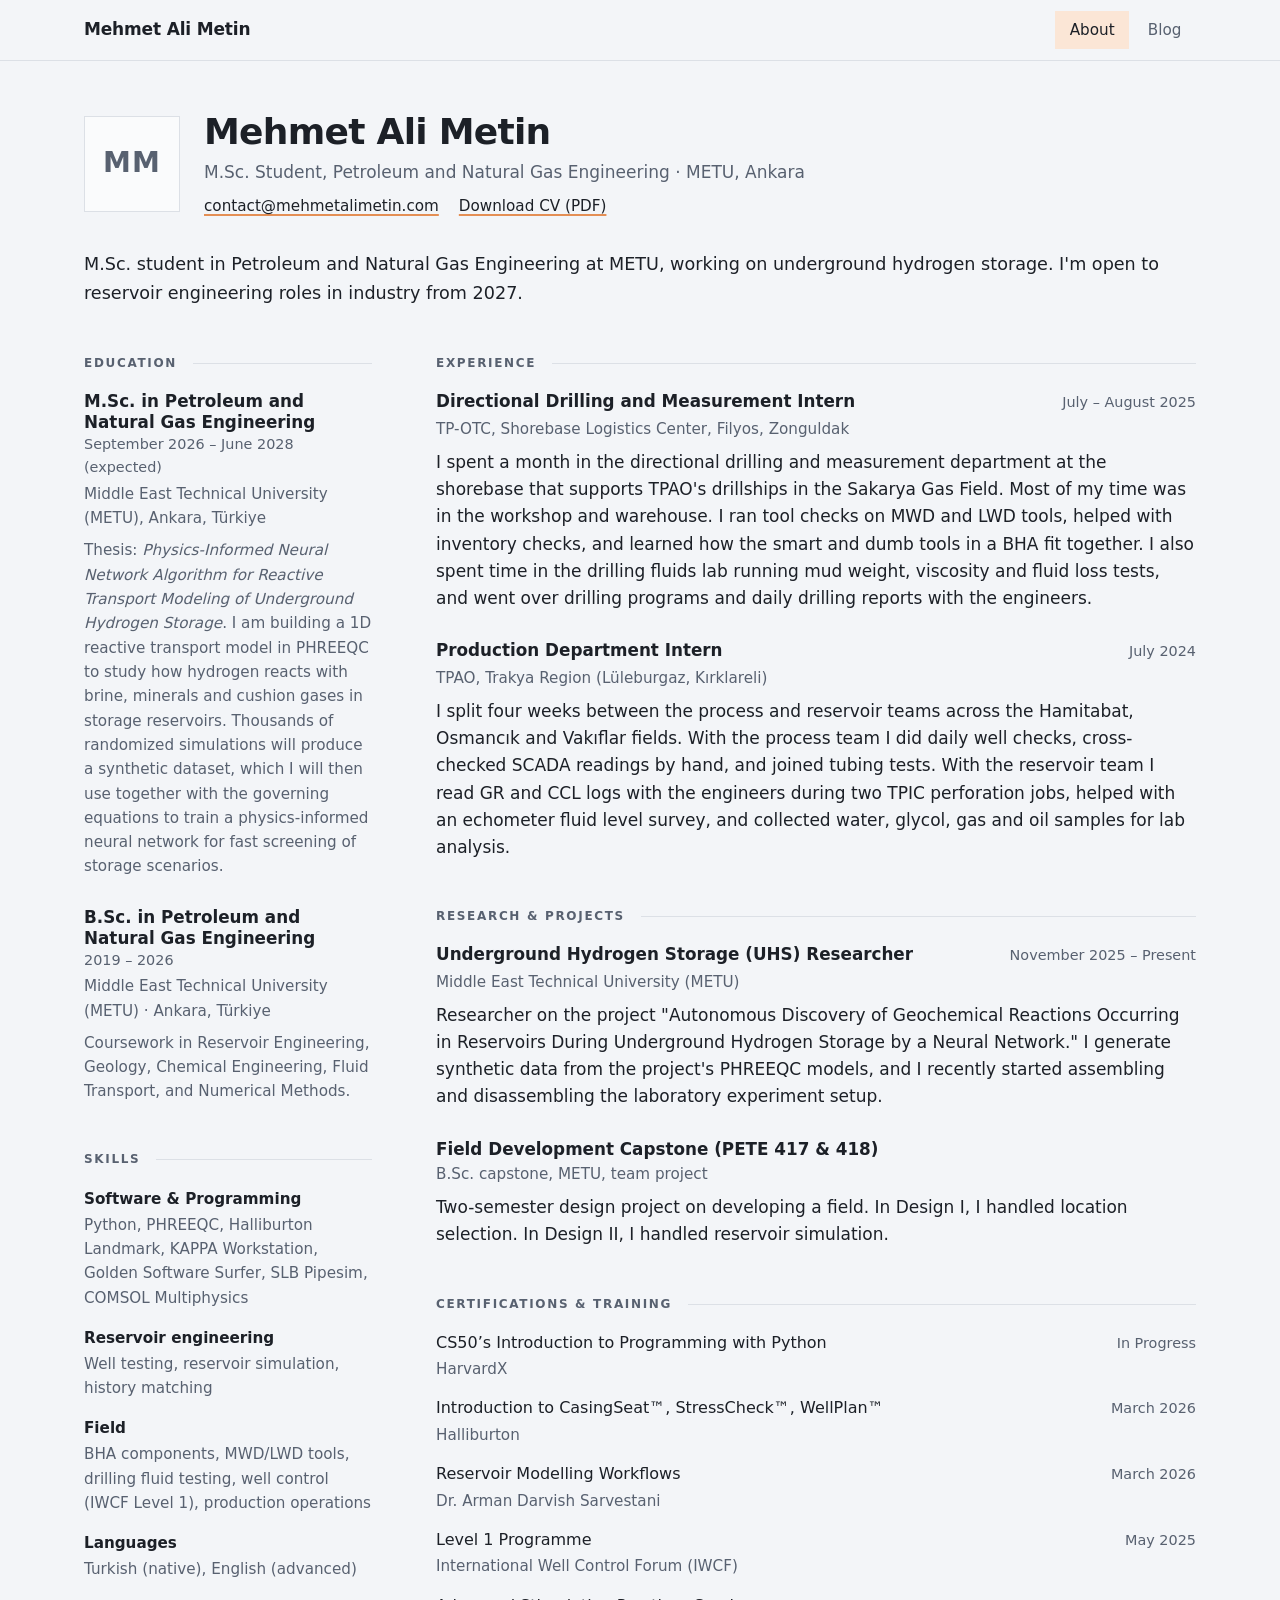
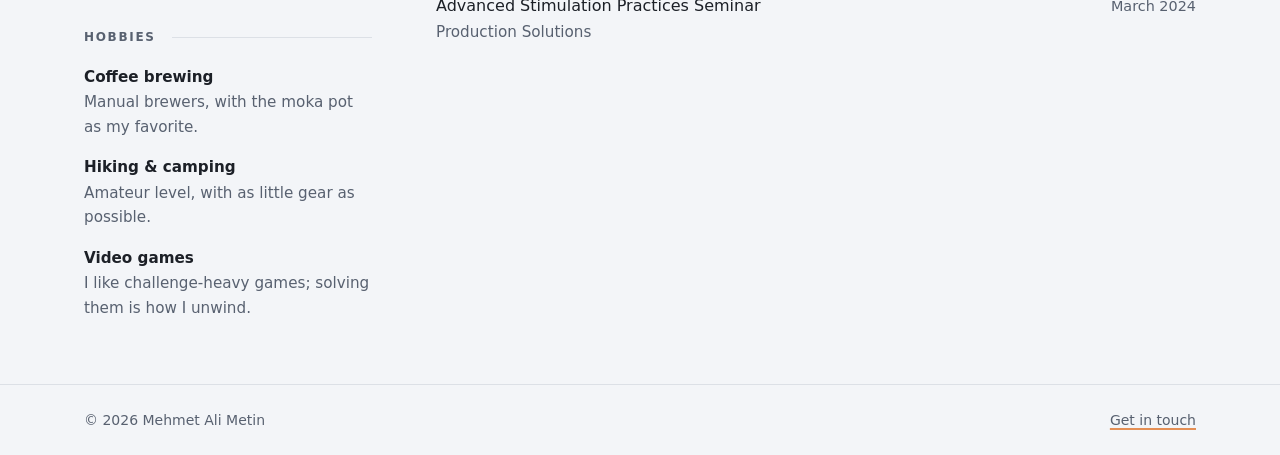
<file: index.html>
<!DOCTYPE html>
<html lang="en">
<head>
  <meta charset="utf-8">
  <meta name="viewport" content="width=device-width, initial-scale=1">
  <title>Mehmet Ali Metin</title>
  <meta name="description" content="Mehmet Ali Metin — Petroleum and Natural Gas Engineering, METU. CV and blog.">
  <link rel="canonical" href="https://mehmetalimetin.com/">
  <meta property="og:type" content="profile">
  <meta property="og:title" content="Mehmet Ali Metin">
  <meta property="og:description" content="Petroleum and Natural Gas Engineering, METU. CV and blog.">
  <meta property="og:url" content="https://mehmetalimetin.com/">
  <meta property="og:site_name" content="Mehmet Ali Metin">
  <meta name="twitter:card" content="summary">
  <meta name="color-scheme" content="light dark">
  <meta name="theme-color" content="#f3f5f8" media="(prefers-color-scheme: light)">
  <meta name="theme-color" content="#171a20" media="(prefers-color-scheme: dark)">
  <link rel="icon" type="image/svg+xml" href="assets/icon.svg">
  <link rel="alternate" type="application/rss+xml" title="Mehmet Ali Metin — Blog" href="blog/feed.xml">
  <link rel="stylesheet" href="style.css">
</head>
<body class="page-cv">
  <a class="skip-link" href="#main">Skip to content</a>

  <header class="site-header">
    <div class="wrap">
      <a class="brand" href="./">Mehmet Ali Metin</a>
      <nav class="site-nav" aria-label="Main">
        <ul>
          <li><a href="./" aria-current="page">About</a></li>
          <li><a href="blog/">Blog</a></li>
        </ul>
      </nav>
    </div>
  </header>

  <!--
    PLACEHOLDERS: every element with class="todo" still needs your
    information. The class has no visual effect; it only marks what is left.
    Fill the text in, then delete the word "todo" from its class.
    Search this file for "todo".
  -->

  <main id="main" class="wrap">

    <section class="profile" aria-label="Profile">
      <!-- TODO (photo): put a square headshot at assets/headshot.jpg, then
           replace the <div class="avatar ..."> below with:
           <img class="avatar" src="assets/headshot.jpg" alt="" width="104" height="104"> -->
      <div class="avatar avatar-initials todo" aria-hidden="true">MM</div>
      <div>
        <h1>Mehmet Ali Metin</h1>
        <p class="role">M.Sc. Student, Petroleum and Natural Gas Engineering · METU, Ankara</p>
        <ul class="contact">
          <li><a href="mailto:contact@mehmetalimetin.com">contact@mehmetalimetin.com</a></li>
          <li class="no-print"><a href="cv.pdf" download>Download CV (PDF)</a></li>
        </ul>
      </div>
    </section>

    <p class="summary">M.Sc. student in Petroleum and Natural Gas Engineering at METU, working on underground hydrogen storage. I'm open to reservoir engineering roles in industry from 2027.</p>

    <div class="cv-body">
      <aside class="cv-side" aria-label="Education, skills and hobbies">

        <section class="cv-section" id="education">
          <h2>Education</h2>
          <ol class="entries">
            <li class="entry">
              <div class="entry-head">
                <h3>M.Sc. in Petroleum and Natural Gas Engineering</h3>
                <span class="meta">September 2026 – June 2028 (expected)</span>
              </div>
              <p class="org">Middle East Technical University (METU), Ankara, Türkiye</p>
              <p>Thesis: <em>Physics-Informed Neural Network Algorithm for Reactive Transport Modeling of Underground Hydrogen Storage</em>. I am building a 1D reactive transport model in PHREEQC to study how hydrogen reacts with brine, minerals and cushion gases in storage reservoirs. Thousands of randomized simulations will produce a synthetic dataset, which I will then use together with the governing equations to train a physics-informed neural network for fast screening of storage scenarios.</p>
            </li>
            <li class="entry">
              <div class="entry-head">
                <h3>B.Sc. in Petroleum and Natural Gas Engineering</h3>
                <span class="meta todo">2019 – 2026</span>
              </div>
              <p class="org">Middle East Technical University (METU) · Ankara, Türkiye</p>
              <p>Coursework in Reservoir Engineering, Geology, Chemical Engineering, Fluid Transport, and Numerical Methods.</p>
            </li>
          </ol>
        </section>

        <section class="cv-section" id="skills">
          <h2>Skills</h2>
          <dl class="skills">
            <div>
              <dt>Software &amp; Programming</dt>
              <dd>Python, PHREEQC, Halliburton Landmark, KAPPA Workstation, Golden Software Surfer, SLB Pipesim, COMSOL Multiphysics</dd>
            </div>
            <div>
              <dt>Reservoir engineering</dt>
              <dd>Well testing, reservoir simulation, history matching</dd>
            </div>
            <div>
              <dt>Field</dt>
              <dd>BHA components, MWD/LWD tools, drilling fluid testing, well control (IWCF Level 1), production operations</dd>
            </div>
            <div class="todo">
              <dt>Languages</dt>
              <dd>Turkish (native), English (advanced)</dd>
            </div>
          </dl>
        </section>

        <section class="cv-section" id="hobbies">
          <h2>Hobbies</h2>
          <!-- One <div> per hobby: name in <dt>, an optional short detail in <dd>.
               Delete the <dd> line if a hobby needs no detail. -->
          <dl class="skills">
            <div>
              <dt>Coffee brewing</dt>
              <dd>Manual brewers, with the moka pot as my favorite.</dd>
            </div>
            <div>
              <dt>Hiking &amp; camping</dt>
              <dd>Amateur level, with as little gear as possible.</dd>
            </div>
            <div>
              <dt>Video games</dt>
              <dd>I like challenge-heavy games; solving them is how I unwind.</dd>
            </div>
          </dl>
        </section>
      </aside>

      <div class="cv-main">

        <section class="cv-section" id="experience">
          <h2>Experience</h2>
          <ol class="entries">
            <li class="entry">
              <div class="entry-head">
                <h3>Directional Drilling and Measurement Intern</h3>
                <span class="meta">July – August 2025</span>
              </div>
              <p class="org">TP-OTC, Shorebase Logistics Center, Filyos, Zonguldak</p>
              <p>I spent a month in the directional drilling and measurement department at the shorebase that supports TPAO's drillships in the Sakarya Gas Field. Most of my time was in the workshop and warehouse. I ran tool checks on MWD and LWD tools, helped with inventory checks, and learned how the smart and dumb tools in a BHA fit together. I also spent time in the drilling fluids lab running mud weight, viscosity and fluid loss tests, and went over drilling programs and daily drilling reports with the engineers.</p>
            </li>
            <li class="entry">
              <div class="entry-head">
                <h3>Production Department Intern</h3>
                <span class="meta">July 2024</span>
              </div>
              <p class="org">TPAO, Trakya Region (Lüleburgaz, Kırklareli)</p>
              <p>I split four weeks between the process and reservoir teams across the Hamitabat, Osmancık and Vakıflar fields. With the process team I did daily well checks, cross-checked SCADA readings by hand, and joined tubing tests. With the reservoir team I read GR and CCL logs with the engineers during two TPIC perforation jobs, helped with an echometer fluid level survey, and collected water, glycol, gas and oil samples for lab analysis.</p>
            </li>
          </ol>
        </section>

        <section class="cv-section" id="research">
          <h2>Research &amp; Projects</h2>
          <ol class="entries">
            <li class="entry">
              <div class="entry-head">
                <h3>Underground Hydrogen Storage (UHS) Researcher</h3>
                <span class="meta todo">November 2025 – Present</span>
              </div>
              <p class="org">Middle East Technical University (METU)</p>
              <p>Researcher on the project "Autonomous Discovery of Geochemical Reactions Occurring in Reservoirs During Underground Hydrogen Storage by a Neural Network." I generate synthetic data from the project's PHREEQC models, and I recently started assembling and disassembling the laboratory experiment setup.</p>
            </li>
            <li class="entry">
              <div class="entry-head">
                <h3>Field Development Capstone (PETE 417 &amp; 418)</h3>
              </div>
              <p class="org">B.Sc. capstone, METU, team project</p>
              <p>Two-semester design project on developing a field. In Design I, I handled location selection. In Design II, I handled reservoir simulation.</p>
            </li>
          </ol>
        </section>

        <section class="cv-section" id="certifications">
          <h2>Certifications &amp; Training</h2>
          <ol class="entries entries-compact">
            <li class="entry">
              <div class="entry-head">
                <h3>CS50’s Introduction to Programming with Python</h3>
                <span class="meta">In Progress</span>
              </div>
              <p class="org">HarvardX</p>
            </li>
            <li class="entry">
              <div class="entry-head">
                <h3>Introduction to CasingSeat™, StressCheck™, WellPlan™</h3>
                <span class="meta">March 2026</span>
              </div>
              <p class="org">Halliburton</p>
            </li>
            <li class="entry">
              <div class="entry-head">
                <h3>Reservoir Modelling Workflows</h3>
                <span class="meta">March 2026</span>
              </div>
              <p class="org">Dr. Arman Darvish Sarvestani</p>
            </li>
            <li class="entry">
              <div class="entry-head">
                <h3>Level 1 Programme</h3>
                <span class="meta">May 2025</span>
              </div>
              <p class="org">International Well Control Forum (IWCF)</p>
            </li>
            <li class="entry">
              <div class="entry-head">
                <h3>Advanced Stimulation Practices Seminar</h3>
                <span class="meta">March 2024</span>
              </div>
              <p class="org">Production Solutions</p>
            </li>
          </ol>
        </section>
      </div>
    </div>

  </main>

  <footer class="site-footer">
    <div class="wrap">
      <p>© 2026 Mehmet Ali Metin</p>
      <p><a href="mailto:contact@mehmetalimetin.com">Get in touch</a></p>
    </div>
  </footer>
</body>
</html>
</file>
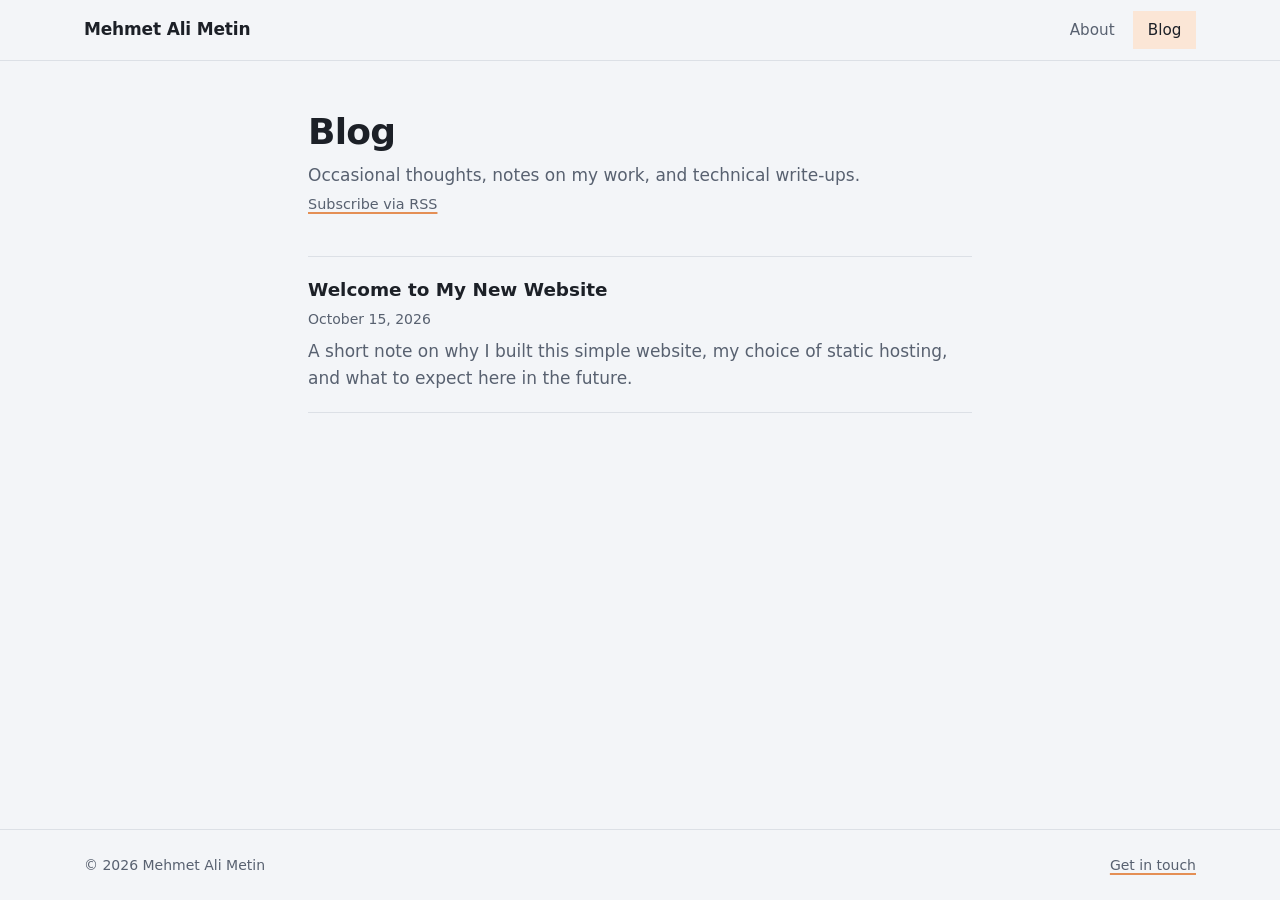
<file: blog/index.html>
<!DOCTYPE html>
<html lang="en">
<head>
  <meta charset="utf-8">
  <meta name="viewport" content="width=device-width, initial-scale=1">
  <title>Blog · Mehmet Ali Metin</title>
  <meta name="description" content="Occasional thoughts, notes on my work, and technical write-ups.">
  <link rel="canonical" href="https://mehmetalimetin.com/blog/">
  <meta property="og:type" content="website">
  <meta property="og:title" content="Blog · Mehmet Ali Metin">
  <meta property="og:description" content="Occasional thoughts, notes on my work, and technical write-ups.">
  <meta property="og:url" content="https://mehmetalimetin.com/blog/">
  <meta property="og:site_name" content="Mehmet Ali Metin">
  <meta name="twitter:card" content="summary">
  <meta name="color-scheme" content="light dark">
  <meta name="theme-color" content="#f3f5f8" media="(prefers-color-scheme: light)">
  <meta name="theme-color" content="#171a20" media="(prefers-color-scheme: dark)">
  <link rel="icon" type="image/svg+xml" href="../assets/icon.svg">
  <link rel="alternate" type="application/rss+xml" title="Mehmet Ali Metin — Blog" href="feed.xml">
  <link rel="stylesheet" href="../style.css">
</head>
<body>
  <a class="skip-link" href="#main">Skip to content</a>

  <header class="site-header">
    <div class="wrap">
      <a class="brand" href="../">Mehmet Ali Metin</a>
      <nav class="site-nav" aria-label="Main">
        <ul>
          <li><a href="../">About</a></li>
          <li><a href="./" aria-current="page">Blog</a></li>
        </ul>
      </nav>
    </div>
  </header>

  <main id="main" class="wrap">
    <header class="page-intro">
      <h1>Blog</h1>
      <p>Occasional thoughts, notes on my work, and technical write-ups.</p>
      <p class="feed-link"><a href="feed.xml">Subscribe via RSS</a></p>
    </header>

    <!-- Newest post first. Copy an <li> block to add a new post. -->
    <ol class="post-list" reversed>
      <li>
        <a class="post-card" href="first-blog.html">
          <h2>Welcome to My New Website</h2>
          <time datetime="2026-10-15">October 15, 2026</time>
          <p>A short note on why I built this simple website, my choice of static hosting, and what to expect here in the future.</p>
        </a>
      </li>
    </ol>
  </main>

  <footer class="site-footer">
    <div class="wrap">
      <p>© 2026 Mehmet Ali Metin</p>
      <p><a href="mailto:contact@mehmetalimetin.com">Get in touch</a></p>
    </div>
  </footer>
</body>
</html>
</file>
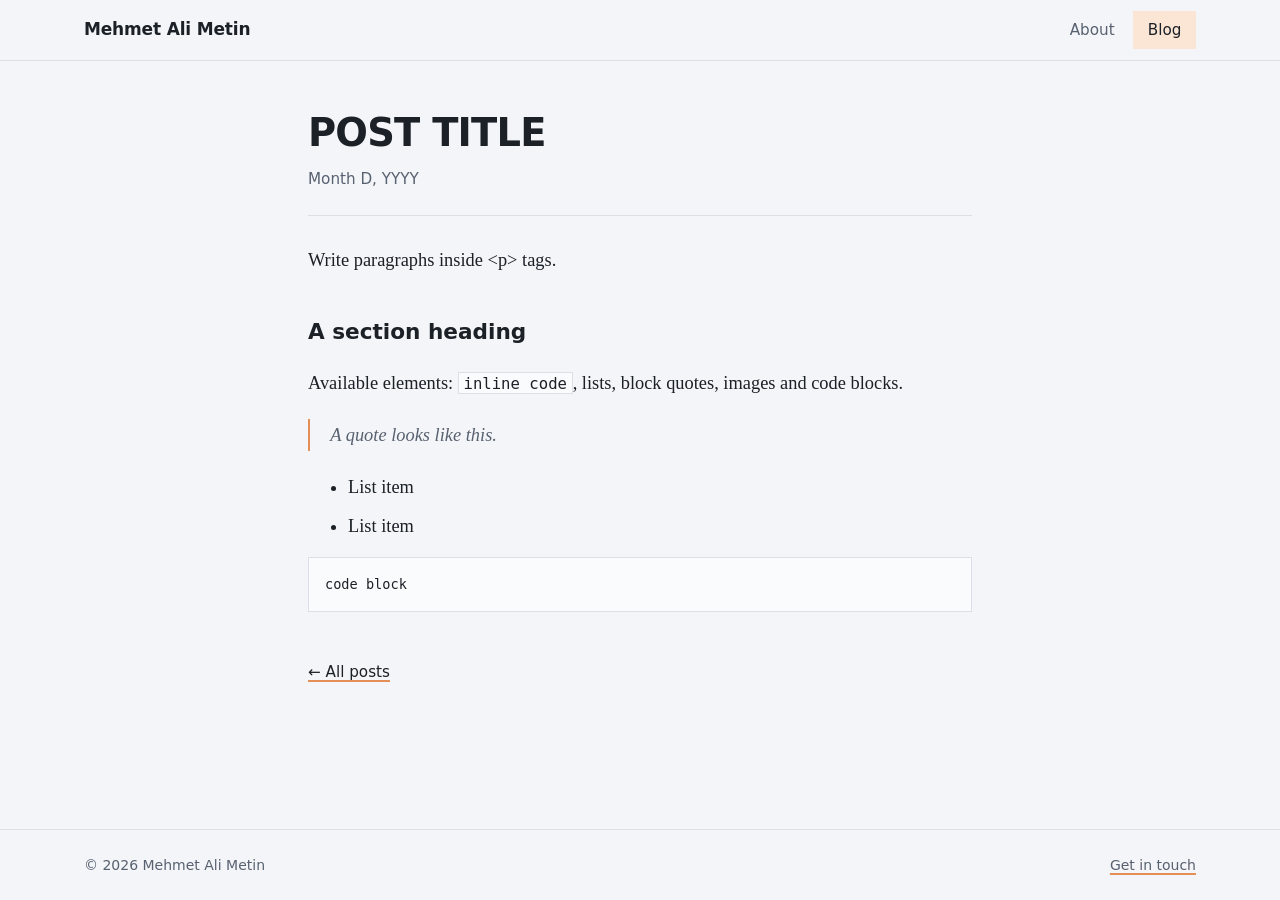
<file: blog/_template.html>
<!DOCTYPE html>
<!--
  Template for a new blog post. Files starting with "_" are not published by GitHub Pages.
  1. Copy this file to blog/my-post-name.html
  2. Replace POST TITLE, the summary, the date and the content
  3. Add a matching <li> at the top of the list in blog/index.html
  4. Add a matching <item> at the top of blog/feed.xml
-->
<html lang="en">
<head>
  <meta charset="utf-8">
  <meta name="viewport" content="width=device-width, initial-scale=1">
  <title>POST TITLE · Mehmet Ali Metin</title>
  <meta name="description" content="ONE-SENTENCE SUMMARY">
  <link rel="canonical" href="https://mehmetalimetin.com/blog/FILE-NAME.html">
  <meta property="og:type" content="article">
  <meta property="og:title" content="POST TITLE">
  <meta property="og:description" content="ONE-SENTENCE SUMMARY">
  <meta property="og:url" content="https://mehmetalimetin.com/blog/FILE-NAME.html">
  <meta property="og:site_name" content="Mehmet Ali Metin">
  <meta name="twitter:card" content="summary">
  <meta name="color-scheme" content="light dark">
  <meta name="theme-color" content="#f3f5f8" media="(prefers-color-scheme: light)">
  <meta name="theme-color" content="#171a20" media="(prefers-color-scheme: dark)">
  <link rel="icon" type="image/svg+xml" href="../assets/icon.svg">
  <link rel="alternate" type="application/rss+xml" title="Mehmet Ali Metin — Blog" href="feed.xml">
  <link rel="stylesheet" href="../style.css">
</head>
<body>
  <a class="skip-link" href="#main">Skip to content</a>

  <header class="site-header">
    <div class="wrap">
      <a class="brand" href="../">Mehmet Ali Metin</a>
      <nav class="site-nav" aria-label="Main">
        <ul>
          <li><a href="../">About</a></li>
          <li><a href="./" aria-current="page">Blog</a></li>
        </ul>
      </nav>
    </div>
  </header>

  <main id="main" class="wrap">
    <article>
      <header class="post-header">
        <h1>POST TITLE</h1>
        <p class="meta"><time datetime="YYYY-MM-DD">Month D, YYYY</time></p>
      </header>

      <div class="prose">
        <p>Write paragraphs inside &lt;p&gt; tags.</p>

        <h2>A section heading</h2>
        <p>Available elements: <code>inline code</code>, lists, block quotes, images and code blocks.</p>

        <blockquote>A quote looks like this.</blockquote>

        <ul>
          <li>List item</li>
          <li>List item</li>
        </ul>

        <pre><code>code block</code></pre>
      </div>
    </article>

    <a class="back-link" href="./">← All posts</a>
  </main>

  <footer class="site-footer">
    <div class="wrap">
      <p>© 2026 Mehmet Ali Metin</p>
      <p><a href="mailto:contact@mehmetalimetin.com">Get in touch</a></p>
    </div>
  </footer>
</body>
</html>
</file>
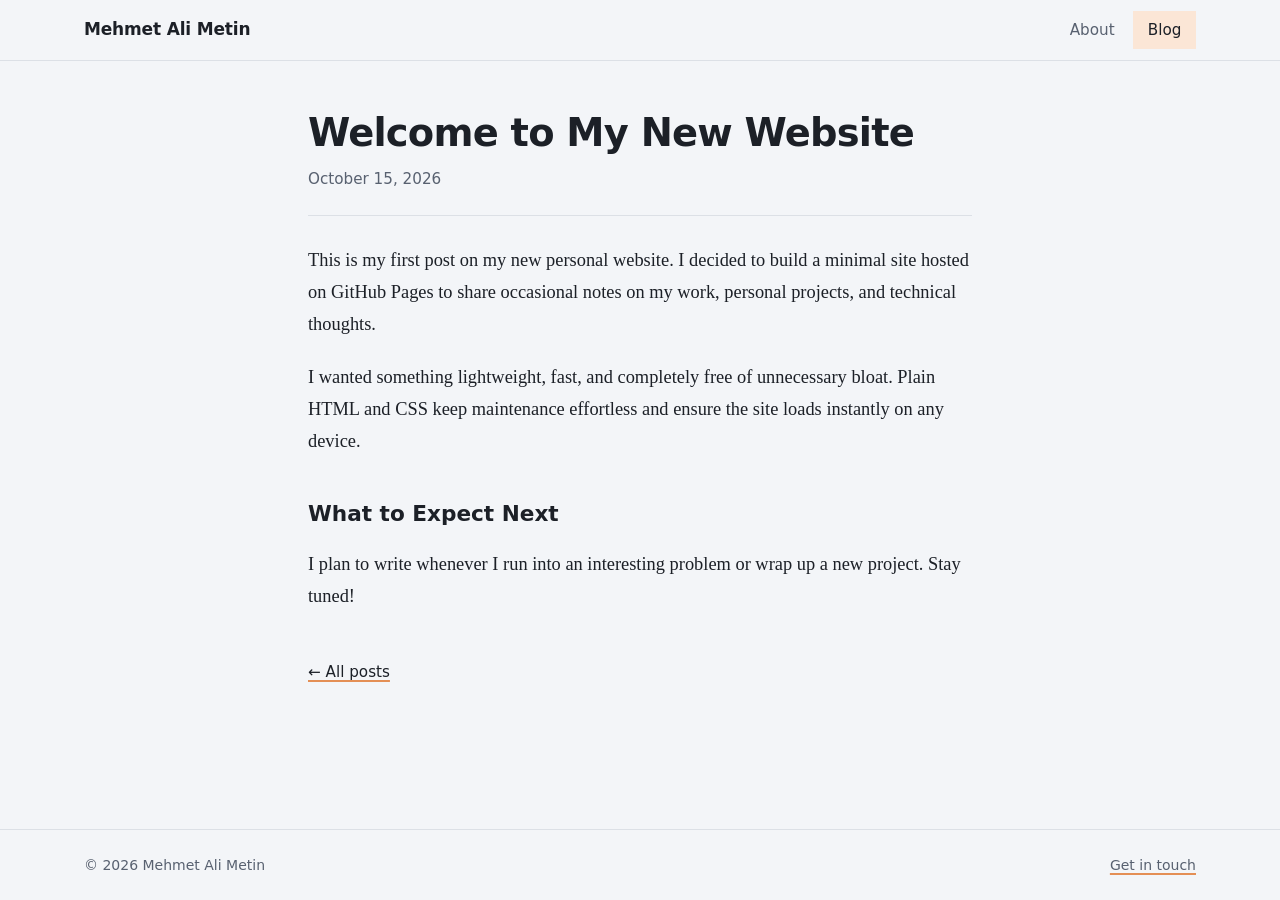
<file: blog/first-blog.html>
<!DOCTYPE html>
<html lang="en">
<head>
  <meta charset="utf-8">
  <meta name="viewport" content="width=device-width, initial-scale=1">
  <title>Welcome to My New Website · Mehmet Ali Metin</title>
  <meta name="description" content="Why I built this simple website and what to expect here.">
  <link rel="canonical" href="https://mehmetalimetin.com/blog/first-blog.html">
  <meta property="og:type" content="article">
  <meta property="og:title" content="Welcome to My New Website">
  <meta property="og:description" content="Why I built this simple website and what to expect here.">
  <meta property="og:url" content="https://mehmetalimetin.com/blog/first-blog.html">
  <meta property="og:site_name" content="Mehmet Ali Metin">
  <meta name="twitter:card" content="summary">
  <meta name="color-scheme" content="light dark">
  <meta name="theme-color" content="#f3f5f8" media="(prefers-color-scheme: light)">
  <meta name="theme-color" content="#171a20" media="(prefers-color-scheme: dark)">
  <link rel="icon" type="image/svg+xml" href="../assets/icon.svg">
  <link rel="alternate" type="application/rss+xml" title="Mehmet Ali Metin — Blog" href="feed.xml">
  <link rel="stylesheet" href="../style.css">
</head>
<body>
  <a class="skip-link" href="#main">Skip to content</a>

  <header class="site-header">
    <div class="wrap">
      <a class="brand" href="../">Mehmet Ali Metin</a>
      <nav class="site-nav" aria-label="Main">
        <ul>
          <li><a href="../">About</a></li>
          <li><a href="./" aria-current="page">Blog</a></li>
        </ul>
      </nav>
    </div>
  </header>

  <main id="main" class="wrap">
    <article>
      <header class="post-header">
        <h1>Welcome to My New Website</h1>
        <p class="meta"><time datetime="2026-10-15">October 15, 2026</time></p>
      </header>

      <div class="prose">
        <p>This is my first post on my new personal website. I decided to build a minimal site hosted on GitHub Pages to share occasional notes on my work, personal projects, and technical thoughts.</p>

        <p>I wanted something lightweight, fast, and completely free of unnecessary bloat. Plain HTML and CSS keep maintenance effortless and ensure the site loads instantly on any device.</p>

        <h2>What to Expect Next</h2>
        <p>I plan to write whenever I run into an interesting problem or wrap up a new project. Stay tuned!</p>
      </div>
    </article>

    <a class="back-link" href="./">← All posts</a>
  </main>

  <footer class="site-footer">
    <div class="wrap">
      <p>© 2026 Mehmet Ali Metin</p>
      <p><a href="mailto:contact@mehmetalimetin.com">Get in touch</a></p>
    </div>
  </footer>
</body>
</html>
</file>
<file: style.css>
/* ==========================================================================
   Mehmet Ali Metin — personal site
   One stylesheet for every page. Plain CSS, no build step.

   Design: minimal. Cool neutral backgrounds, gray text, square corners.
   Pastel orange is the only color and is used sparingly, as a highlight:
   link underlines, the active menu item, hover and focus states.
   Light and dark values follow the visitor's system setting.
   ========================================================================== */

:root {
  color-scheme: light dark;

  /* Light: cold pastel white */
  --bg:          #f3f5f8;
  --surface:     #fafbfc;
  --ink:         #1c2027;   /* main text */
  --muted:       #586170;   /* secondary text */
  --line:        #dce0e6;   /* borders, rules */
  --accent:      #e48f55;   /* pastel orange: underlines, markers */
  --accent-ink:  #a4511a;   /* orange dark enough for text on --bg */
  --accent-soft: #fbe6d6;   /* orange tint: active/hover backgrounds */

  --font-sans: system-ui, -apple-system, "Segoe UI", Roboto, "Helvetica Neue", Arial, sans-serif;
  --font-serif: Charter, "Bitstream Charter", "Sitka Text", Cambria, Georgia, serif;
  --font-mono: ui-monospace, "SF Mono", Menlo, Consolas, monospace;

  --measure: 44rem;         /* reading width (blog) */
  --measure-wide: 72rem;    /* About page on wide screens */
}

@media (prefers-color-scheme: dark) {
  :root {
    /* Dark: cold pastel black */
    --bg:          #171a20;
    --surface:     #1d2128;
    --ink:         #e3e6eb;
    --muted:       #9aa2ae;
    --line:        #2c313a;
    --accent:      #f2b28a;
    --accent-ink:  #f2b28a;
    --accent-soft: #3a2c25;
  }
}

/* ---------- Base ---------- */

*, *::before, *::after { box-sizing: border-box; }

html {
  -webkit-text-size-adjust: 100%;
  text-size-adjust: 100%;
}

body {
  margin: 0;
  background: var(--bg);
  color: var(--ink);
  font-family: var(--font-sans);
  font-size: 1.0625rem;          /* 17px */
  line-height: 1.6;
  min-height: 100vh;
  display: flex;
  flex-direction: column;
  -webkit-font-smoothing: antialiased;
}

img { max-width: 100%; height: auto; display: block; }

h1, h2, h3 { line-height: 1.25; margin: 0; color: var(--ink); font-weight: 600; }
p { margin: 0; }

a {
  color: inherit;
  text-decoration: underline;
  text-decoration-color: var(--accent);
  text-decoration-thickness: 1.5px;
  text-underline-offset: 0.2em;
  transition: color 0.15s ease, text-decoration-color 0.15s ease;
}
a:hover { color: var(--accent-ink); text-decoration-color: currentColor; }

:focus-visible {
  outline: 2px solid var(--accent);
  outline-offset: 2px;
}

::selection { background: var(--accent-soft); color: var(--ink); }

.skip-link {
  position: absolute;
  left: -999px;
  top: 0.5rem;
  z-index: 10;
  background: var(--surface);
  border: 1px solid var(--line);
  padding: 0.5rem 0.75rem;
}
.skip-link:focus { left: 0.5rem; }

/* ---------- Layout ---------- */

.wrap {
  width: 100%;
  max-width: var(--measure);
  margin-inline: auto;
  padding-inline: 1.25rem;
}

main { flex: 1; padding-block: 0 4rem; }

/* Header and footer keep the same width on every page, so the menu
   doesn't move when switching between About and Blog. */
.site-header .wrap,
.site-footer .wrap { max-width: var(--measure-wide); }

/* ---------- Site header / nav ---------- */

.site-header { border-bottom: 1px solid var(--line); }

.site-header .wrap {
  display: flex;
  align-items: center;
  justify-content: space-between;
  gap: 1rem;
  min-height: 3.75rem;
}

.brand {
  font-weight: 600;
  letter-spacing: -0.01em;
  text-decoration: none;
}
.brand:hover { color: var(--ink); }

.site-nav ul {
  display: flex;
  gap: 0.25rem;
  list-style: none;
  margin: 0;
  padding: 0;
}

.site-nav a {
  display: block;
  padding: 0.35rem 0.85rem;
  color: var(--muted);
  font-size: 0.95rem;
  text-decoration: none;
  border: 1px solid transparent;
}
.site-nav a:hover { color: var(--ink); border-color: var(--line); }
.site-nav a[aria-current="page"] {
  color: var(--ink);
  background: var(--accent-soft);
  border-color: var(--accent-soft);
}

/* ---------- Footer ---------- */

.site-footer {
  border-top: 1px solid var(--line);
  color: var(--muted);
  font-size: 0.875rem;
}
.site-footer .wrap {
  display: flex;
  flex-wrap: wrap;
  justify-content: space-between;
  gap: 0.5rem 1.5rem;
  padding-block: 1.5rem;
}

/* ---------- About page: profile ---------- */

.profile {
  display: flex;
  align-items: center;
  gap: 1.5rem;
  padding-top: 3rem;
}

.avatar {
  width: 96px;
  height: 96px;
  flex-shrink: 0;
  object-fit: cover;
  border: 1px solid var(--line);
}

/* Shown until a photo is added */
.avatar-initials {
  display: grid;
  place-items: center;
  background: var(--surface);
  color: var(--muted);
  font-size: 1.75rem;
  font-weight: 600;
  letter-spacing: 0.04em;
}

.profile h1 {
  font-size: clamp(1.75rem, 4.5vw, 2.25rem);
  font-weight: 650;
  letter-spacing: -0.02em;
}

.profile .role { margin-top: 0.3rem; color: var(--muted); }

.contact {
  display: flex;
  flex-wrap: wrap;
  gap: 0.25rem 1.25rem;
  list-style: none;
  margin: 0.5rem 0 0;
  padding: 0;
  font-size: 0.95rem;
}

.summary {
  margin-top: 2rem;
  font-size: 1.1rem;
  line-height: 1.65;
}

/* ---------- About page: sections ---------- */

.cv-section { margin-top: 3rem; }

.cv-section > h2,
.section-title {
  display: flex;
  align-items: center;
  gap: 1rem;
  margin-bottom: 1.25rem;
  color: var(--muted);
  font-size: 0.75rem;
  font-weight: 600;
  letter-spacing: 0.14em;
  text-transform: uppercase;
}
.cv-section > h2::after,
.section-title::after {
  content: "";
  flex: 1;
  height: 1px;
  background: var(--line);
}

/* Entries: title + date on one line, organisation, description */
.entries { list-style: none; margin: 0; padding: 0; }

.entry + .entry { margin-top: 1.75rem; }

.entry-head {
  display: flex;
  flex-wrap: wrap;
  justify-content: space-between;
  align-items: baseline;
  gap: 0.1rem 1.5rem;
}

.entry h3 { font-size: 1.05rem; }

.entry .meta {
  color: var(--muted);
  font-size: 0.9rem;
  font-variant-numeric: tabular-nums;
  white-space: nowrap;
}

.entry .org { margin-top: 0.15rem; color: var(--muted); font-size: 0.95rem; }

.entry p:not(.org) { margin-top: 0.5rem; }

/* Compact entries (certifications): title, issuer, date only */
.entries-compact .entry + .entry { margin-top: 1rem; }
.entries-compact .entry h3 { font-size: 1rem; font-weight: 500; }

/* Skills */
.skills { margin: 0; }
.skills > div {
  display: grid;
  grid-template-columns: 12rem 1fr;
  gap: 0.2rem 1.5rem;
}
.skills > div + div { margin-top: 1rem; }
.skills dt { font-weight: 600; }
.skills dd { margin: 0; color: var(--muted); }

/* ---------- About page: two-column layout ----------
   Phones and narrow windows: one column, in reading order
   (Education, Experience, Research, Certifications, Skills, Hobbies).
   Wide screens and print: a sidebar on the left (Education, Skills, Hobbies)
   beside the main column (Experience, Research, Certifications). */

.cv-body { display: flex; flex-direction: column; }
.cv-main, .cv-side { display: contents; }
#education      { order: 1; }
#experience     { order: 2; }
#research       { order: 3; }
#certifications { order: 4; }
#skills         { order: 5; }
#hobbies        { order: 6; }

@media (min-width: 960px) {
  .page-cv .wrap { max-width: var(--measure-wide); }
  .cv-body {
    display: grid;
    grid-template-columns: 18rem minmax(0, 1fr);
    gap: 0 4rem;
    align-items: start;
  }
  .cv-main, .cv-side { display: block; }
}

/* Sidebar (wide screens and print): stacked, smaller blocks */
@media (min-width: 960px), print {
  .cv-side .entry-head { flex-direction: column; gap: 0; }
  .cv-side .entry .meta { white-space: normal; }
  .cv-side .entry p:not(.org) { color: var(--muted); font-size: 0.95rem; }
  .cv-side .skills > div { grid-template-columns: 1fr; gap: 0.1rem; }
  .cv-side .skills dt,
  .cv-side .skills dd { font-size: 0.95rem; }
}

/* ---------- Blog: index ---------- */

.page-intro { padding-top: 3rem; }
.page-intro h1 {
  font-size: clamp(1.75rem, 4.5vw, 2.25rem);
  font-weight: 650;
  letter-spacing: -0.02em;
}
.page-intro p { margin-top: 0.5rem; color: var(--muted); }
.page-intro .feed-link { margin-top: 0.25rem; font-size: 0.9rem; }

.post-list {
  list-style: none;
  margin: 2.5rem 0 0;
  padding: 0;
  border-top: 1px solid var(--line);
}

.post-card {
  display: block;
  padding: 1.25rem 0;
  border-bottom: 1px solid var(--line);
  text-decoration: none;
}
.post-card:hover { color: inherit; }
.post-card h2 {
  display: inline;
  font-size: 1.15rem;
  text-decoration: underline;
  text-decoration-color: transparent;
  text-decoration-thickness: 1.5px;
  text-underline-offset: 0.2em;
  transition: text-decoration-color 0.15s ease;
}
.post-card:hover h2 { text-decoration-color: var(--accent); }
.post-card time { display: block; margin-top: 0.2rem; color: var(--muted); font-size: 0.875rem; }
.post-card p { margin-top: 0.5rem; color: var(--muted); }

/* ---------- Blog: post ---------- */

.post-header { padding-top: 3rem; padding-bottom: 1.5rem; border-bottom: 1px solid var(--line); }
.post-header h1 {
  font-size: clamp(1.75rem, 5vw, 2.4rem);
  font-weight: 650;
  letter-spacing: -0.02em;
}
.post-header .meta { margin-top: 0.6rem; color: var(--muted); font-size: 0.95rem; }

.prose {
  padding-top: 1.75rem;
  font-family: var(--font-serif);
  font-size: 1.15rem;
  line-height: 1.75;
  overflow-wrap: break-word;
}
.prose > * { margin-block: 0; }
.prose > * + * { margin-top: 1.1em; }
.prose h2, .prose h3 { font-family: var(--font-sans); margin-top: 2em; }
.prose h2 { font-size: 1.35rem; }
.prose h3 { font-size: 1.1rem; }
.prose li + li { margin-top: 0.35em; }
.prose blockquote {
  margin-inline: 0;
  padding-left: 1.1em;
  border-left: 2px solid var(--accent);
  color: var(--muted);
  font-style: italic;
}
.prose code {
  font-family: var(--font-mono);
  font-size: 0.85em;
  background: var(--surface);
  border: 1px solid var(--line);
  padding: 0.05em 0.3em;
}
.prose pre {
  font-family: var(--font-mono);
  font-size: 0.85rem;
  line-height: 1.55;
  background: var(--surface);
  border: 1px solid var(--line);
  padding: 1rem;
  overflow-x: auto;
}
.prose pre code { background: none; border: 0; padding: 0; font-size: inherit; }
.prose figure { margin-inline: 0; }
.prose figcaption { margin-top: 0.4rem; color: var(--muted); font-family: var(--font-sans); font-size: 0.9rem; }
.prose hr { border: 0; border-top: 1px solid var(--line); margin-block: 2em; }

.back-link {
  display: inline-block;
  margin-top: 3rem;
  font-size: 0.95rem;
}

/* ---------- 404 ---------- */

.not-found { padding-top: 4rem; }
.not-found .code {
  margin-bottom: 0.5rem;
  color: var(--accent-ink);
  font-size: 0.8rem;
  font-weight: 600;
  letter-spacing: 0.14em;
}
.not-found h1 { font-size: clamp(1.75rem, 4.5vw, 2.25rem); font-weight: 650; letter-spacing: -0.02em; }
.not-found p:not(.code) { margin-top: 0.75rem; color: var(--muted); }

/* ---------- Small screens ---------- */

@media (max-width: 560px) {
  body { font-size: 1rem; }
  .profile {
    flex-direction: column;
    align-items: flex-start;
    gap: 1rem;
    padding-top: 2rem;
  }
  .avatar { width: 80px; height: 80px; }
  .avatar-initials { font-size: 1.5rem; }
  .entry .meta { white-space: normal; }
  .skills > div { grid-template-columns: 1fr; gap: 0.1rem; }
  .prose { font-size: 1.08rem; }
}

/* ---------- Motion preference ---------- */

@media (prefers-reduced-motion: reduce) {
  * { transition: none !important; }
}

/* ---------- Print (About page as PDF): one A4 page, two columns ---------- */

@page { size: A4; margin: 10mm 12mm; }

@media print {
  :root {
    --bg: #fff; --surface: #fff; --ink: #000; --muted: #3a3a3a;
    --line: #c4c4c4; --accent: #000; --accent-ink: #000; --accent-soft: #fff;
  }
  html { font-size: 9.2pt; }
  body { font-size: 1rem; line-height: 1.36; min-height: 0; display: block; }
  .site-header, .site-footer, .skip-link, .avatar, .no-print { display: none; }
  .wrap, .page-cv .wrap { max-width: none; padding: 0; }
  main { padding: 0; }
  a { text-decoration: none; }

  .profile { padding: 0; gap: 1.1rem; flex-direction: row; align-items: center; }
  .profile h1 { font-size: 2rem; }
  .profile .role { margin-top: 0.1rem; }
  .contact { margin-top: 0.2rem; }
  .summary { margin-top: 0.8rem; font-size: 1.05rem; line-height: 1.45; }

  .cv-body {
    display: grid;
    grid-template-columns: 37% minmax(0, 1fr);
    gap: 0 1.6rem;
    align-items: start;
  }
  .cv-main, .cv-side { display: block; }

  .cv-section { margin-top: 0.9rem; }
  .cv-section > h2 { margin-bottom: 0.55rem; font-size: 0.8rem; color: #000; break-after: avoid; }
  .entry { break-inside: avoid; }
  .entry + .entry { margin-top: 0.75rem; }
  .entries-compact .entry + .entry { margin-top: 0.45rem; }
  .entry h3 { font-size: 1.05rem; }
  .entry .org { margin-top: 0; }
  .entry p:not(.org) { margin-top: 0.15rem; }
  .skills > div + div { margin-top: 0.5rem; }
}
</file>
